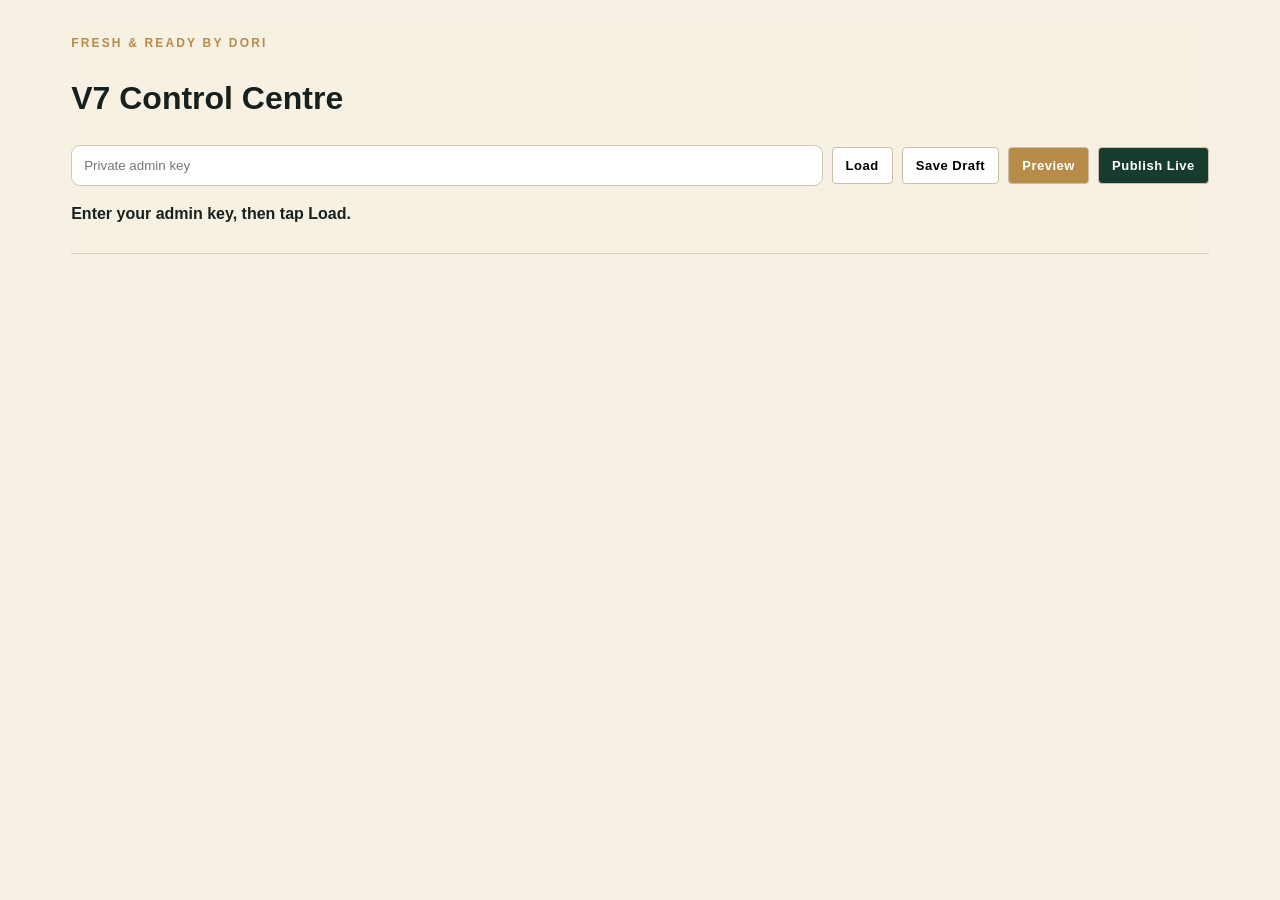
<file: admin.html>
<!doctype html><html lang="en"><head><meta charset="utf-8"><meta name="viewport" content="width=device-width,initial-scale=1"><title>Fresh & Ready V7 Control Centre</title><link rel="stylesheet" href="styles.css"><style>
:root{--green:#173b2d;--cream:#f7f1e5;--gold:#b78b48}.admin{max-width:1240px;margin:auto;padding:24px 4vw 80px}.top{position:sticky;top:0;z-index:30;background:rgba(247,241,229,.97);padding:10px 0;border-bottom:1px solid #d9cdbb}.toolbar,.tabs,.row{display:flex;gap:9px;flex-wrap:wrap;align-items:center}.tabs{margin:18px 0}.tabs button,.btn{border:1px solid #cbbda8;background:#fff;padding:10px 13px;border-radius:10px;font-weight:800}.tabs button.active,.btn.primary{background:var(--green);color:#fff}.btn.gold{background:var(--gold);color:#fff}.btn.danger{color:#8b2424}.panel{background:#fff;padding:20px;margin:14px 0;border:1px solid #ddd1bd;border-radius:16px}.grid{display:grid;grid-template-columns:repeat(2,minmax(0,1fr));gap:12px}.field label{display:block;font-weight:800;font-size:12px;margin-bottom:5px}.field input,.field textarea,.field select{width:100%;box-sizing:border-box;padding:11px;border:1px solid #cfc5b5;border-radius:8px;background:#fff}.field textarea{min-height:90px}.item{border:1px solid #e2d8c8;border-radius:12px;padding:14px;margin:10px 0;background:#fffdf9}.itemHead{display:flex;justify-content:space-between;gap:10px;align-items:center}.muted{opacity:.68}.status{font-weight:800}.galleryGrid{display:grid;grid-template-columns:repeat(auto-fill,minmax(145px,1fr));gap:12px}.thumb{border:1px solid #ddd1bd;border-radius:12px;padding:8px}.thumb img{width:100%;aspect-ratio:1;object-fit:cover;border-radius:8px}.switch{display:flex;gap:7px;align-items:center}.switch input{width:auto}.warn{background:#fff4d8;border:1px solid #ead19b;padding:12px;border-radius:10px}.heroPrev{width:100%;max-height:260px;object-fit:cover;border-radius:12px}.kpi{font-size:28px;font-weight:900}.kpis{display:grid;grid-template-columns:repeat(4,1fr);gap:10px}.kpis .panel{margin:0}.small{font-size:12px}@media(max-width:760px){.grid,.kpis{grid-template-columns:1fr}.toolbar .btn{flex:1}.admin{padding-inline:14px}}</style></head><body><main class="admin">
<div class="top"><p class="eyebrow">FRESH & READY BY DORI</p><h1>V7 Control Centre</h1><div class="toolbar"><input id="adminKey" type="password" placeholder="Private admin key" style="padding:12px;border:1px solid #cfc5b5;border-radius:9px;flex:1;min-width:170px"><button class="btn" id="load">Load</button><button class="btn" id="draft">Save Draft</button><button class="btn gold" id="preview">Preview</button><button class="btn primary" id="publish">Publish Live</button></div><p id="status" class="status">Enter your admin key, then tap Load.</p></div><div class="tabs" id="tabs"></div><div id="view"></div>
<script src="site-data.js"></script><script>
const $=s=>document.querySelector(s),esc=s=>String(s??'').replace(/[&<>\"]/g,c=>({'&':'&amp;','<':'&lt;','>':'&gt;','"':'&quot;'}[c])),id=()=>crypto.randomUUID?.()||Date.now().toString(36),clone=x=>JSON.parse(JSON.stringify(x));let d=clone(window.SITE_DATA),tab='Dashboard';const status=$('#status'),view=$('#view');
function migrate(x){x=x||{};x.version='8.0';x.theme??={};Object.assign(x.theme,{green:x.theme.green||'#064B3B',deep:x.theme.deep||'#033329',gold:x.theme.gold||'#C6A15B',silver:x.theme.silver||'#B8C0C2',cream:x.theme.cream||'#F5F2EA',ink:x.theme.ink||'#17201C',white:x.theme.white||'#FFFDF8',backgroundColor:x.theme.backgroundColor||x.theme.cream||'#F5F2EA',backgroundImage:x.theme.backgroundImage||'',backgroundImageKey:x.theme.backgroundImageKey||'',backgroundSize:x.theme.backgroundSize||'cover',backgroundPosition:x.theme.backgroundPosition||'center',backgroundAttachment:x.theme.backgroundAttachment||'scroll'});x.hero??={image:'',imageKey:'',alt:'Fresh & Ready by Dori',position:'center',overlay:'none'};x.design??={};Object.assign(x.design,{heroLayout:x.design.heroLayout||'split',heroHeight:x.design.heroHeight||'720',heroImageFit:x.design.heroImageFit||'cover',featuredLayout:x.design.featuredLayout||'landscape',featuredWidth:x.design.featuredWidth||'wide',featuredImageHeight:x.design.featuredImageHeight||'430',sectionWidth:x.design.sectionWidth||'wide',cardRadius:x.design.cardRadius??'8',buttonRadius:x.design.buttonRadius??'4',showMobileBar:x.design.showMobileBar??true});x.announcement??={enabled:true,text:x.text?.announcement||'COMING SOON TO BOSTON • MONDAY–SATURDAY • FROM 5AM',link:'',style:'gold'};x.optionGroups??=[];x.builders??=[];if(!x.builders.length&&x.buildYourOwn)x.builders=[{id:'meal',name:'Build Your Own Meal',price:x.buildYourOwn.price||'6.99',description:'',visible:true,steps:[]}];x.deals??=[];x.careers??={};x.careers.enabled??=true;x.careers.talentPool??=false;if(!Array.isArray(x.careers.jobs))x.careers.jobs=[];x.seo??={title:'Fresh & Ready by Dori | Boston',description:'',shareImage:'',instagram:'',facebook:'',tiktok:'',googleMaps:''};x.galleries??={};for(const [k,l] of Object.entries({staff:'Staff',products:'Products',ourStory:'Our Story',premises:'Premises',community:'Community',promotions:'Promotions'}))x.galleries[k]??={label:l,layout:'grid',images:[]};x.sections??=[];if(!x.sections.some(s=>s.id==='careers'))x.sections.splice(Math.max(0,x.sections.findIndex(s=>s.id==='delivery')),0,{id:'careers',label:'Careers',visible:true});x.text??={};Object.assign(x.text,{careersEyebrow:x.text.careersEyebrow||'CAREERS',careersTitle:x.text.careersTitle||'Build brighter days with us.',careersIntro:x.text.careersIntro||'Explore current opportunities at Fresh & Ready by Dori in Boston.'});for(const c of x.menu||[])for(const p of c.products||[]){p.ingredients??='';p.calories??='';p.allergens??=[];p.image??='';p.available??=p.visible!==false;p.featured??=false}return x}
const tabs=['Dashboard','Home','Menu','Builders','Deals','Media','Story & Team','Community','Careers','Design Studio','Sections','Business','Delivery & SEO'];function drawTabs(){$('#tabs').innerHTML=tabs.map(x=>`<button class="${x===tab?'active':''}" onclick="tab='${x}';drawTabs();render()">${x}</button>`).join('')}
function inp(label,val,oninput,area=false,type='text'){return `<div class="field"><label>${esc(label)}</label>${area?`<textarea oninput="${oninput}">${esc(val)}</textarea>`:`<input type="${type}" value="${esc(val)}" oninput="${oninput}">`}</div>`}
function dashboard(){let products=(d.menu||[]).flatMap(c=>c.products||[]),open=(d.careers?.jobs||[]).filter(j=>j.visible&&['open','closing-soon'].includes(String(j.status||'').toLowerCase())).length;view.innerHTML=`<div class="kpis"><div class="panel"><div class="kpi">${products.length}</div>Products</div><div class="panel"><div class="kpi">${products.filter(p=>p.available===false).length}</div>Sold out</div><div class="panel"><div class="kpi">${open}</div>Open vacancies</div><div class="panel"><div class="kpi">V8</div>Control Centre</div></div><div class="panel"><h2>Quick actions</h2><div class="row"><button class="btn primary" onclick="tab='Menu';drawTabs();render()">+ Product / Sold out</button><button class="btn" onclick="tab='Home';drawTabs();render()">Homepage & Hero</button><button class="btn gold" onclick="tab='Design Studio';drawTabs();render()">Change the look</button><button class="btn" onclick="tab='Careers';drawTabs();render()">Careers</button><button class="btn" onclick="tab='Business';drawTabs();render()">Hours & business</button></div></div><div class="panel"><h2>Operating principle</h2><p>Everything a customer normally sees or uses on the website is controlled here. GitHub is only for new technical features or maintenance.</p><button class="btn" onclick="loadApplications()">Load job applications</button><button class="btn" onclick="loadHistory()">Version history</button><div id="apps"></div><div id="history"></div></div>`}function home(){view.innerHTML=`<div class="panel"><h2>Homepage Hero</h2><p class="muted">Replace the three-circle placeholder with your own photo. You control the crop and layout below.</p><div class="grid">${inp('Eyebrow',d.text.heroEyebrow,`d.text.heroEyebrow=this.value`)}${inp('Title',d.text.heroTitle,`d.text.heroTitle=this.value`)}${inp('Lead',d.text.heroLead,`d.text.heroLead=this.value`,true)}${inp('Micro line',d.text.heroMicro,`d.text.heroMicro=this.value`)}${inp('Hero alt text',d.hero.alt,`d.hero.alt=this.value`)}<div class="field"><label>Image focal point</label><select onchange="d.hero.position=this.value"><option ${d.hero.position==='center'?'selected':''}>center</option><option ${d.hero.position==='left'?'selected':''}>left</option><option ${d.hero.position==='right'?'selected':''}>right</option><option ${d.hero.position==='top'?'selected':''}>top</option><option ${d.hero.position==='bottom'?'selected':''}>bottom</option></select></div></div><p><b>Hero image</b></p><input type="file" accept="image/*" onchange="uploadHero(this.files[0])">${d.hero.image?`<p><img class="heroPrev" src="${esc(d.hero.image)}"></p><button class="btn danger" onclick="d.hero.image='';d.hero.imageKey='';home()">Remove hero image</button>`:'<p class="warn">No hero photo selected — the old three-circle placeholder is currently shown.</p>'}</div><div class="panel"><h2>Announcement bar</h2><label class="switch"><input type="checkbox" ${d.announcement.enabled?'checked':''} onchange="d.announcement.enabled=this.checked"> Show announcement</label><div class="grid">${inp('Announcement text',d.announcement.text,`d.announcement.text=this.value`)}${inp('Optional link',d.announcement.link||'',`d.announcement.link=this.value`)}</div></div><div class="panel"><h2>Homepage text</h2><div class="grid">${Object.entries(d.text).filter(([k])=>!['heroEyebrow','heroTitle','heroLead','heroMicro'].includes(k)).map(([k,v])=>inp(k,v,`d.text['${k}']=this.value`,String(v).length>80)).join('')}</div></div>`}function menu(){view.innerHTML=`<div class="panel"><div class="itemHead"><div><h2>Freestyle Menu</h2><p class="muted">Categories and products are unlimited. Drinks are just another editable category.</p></div><button class="btn primary" onclick="addCat()">+ Category</button></div><div id="cats"></div></div>`;let root=$('#cats');d.menu.forEach((c,ci)=>{let e=document.createElement('div');e.className='item';e.innerHTML=`<div class="itemHead"><h3>${esc(c.name)}</h3><div class="row"><button class="btn" onclick="move(d.menu,${ci},-1,menu)">↑</button><button class="btn" onclick="move(d.menu,${ci},1,menu)">↓</button><button class="btn danger" onclick="delCat(${ci})">Delete</button></div></div><div class="grid">${inp('Category name',c.name,`d.menu[${ci}].name=this.value`)}${inp('Description',c.description||'',`d.menu[${ci}].description=this.value`)}<label class="switch"><input type="checkbox" ${c.visible!==false?'checked':''} onchange="d.menu[${ci}].visible=this.checked"> Visible</label></div>${(c.products||[]).map((p,pi)=>productEditor(p,ci,pi)).join('')}<button class="btn" onclick="addProduct(${ci})">+ Product</button>`;root.append(e)})}
function productEditor(p,ci,pi){return `<div class="item"><div class="itemHead"><b>${esc(p.name)}</b><div class="row"><button class="btn" onclick="move(d.menu[${ci}].products,${pi},-1,menu)">↑</button><button class="btn" onclick="move(d.menu[${ci}].products,${pi},1,menu)">↓</button><button class="btn" onclick="duplicateProduct(${ci},${pi})">Duplicate</button><button class="btn danger" onclick="delProduct(${ci},${pi})">Delete</button></div></div><div class="grid">${inp('Product name',p.name,`d.menu[${ci}].products[${pi}].name=this.value`)}${inp('Price £',p.price,`d.menu[${ci}].products[${pi}].price=this.value`)}${inp('Description',p.description||'',`d.menu[${ci}].products[${pi}].description=this.value`,true)}${inp('Ingredients',p.ingredients||'',`d.menu[${ci}].products[${pi}].ingredients=this.value`,true)}${inp('Calories',p.calories||'',`d.menu[${ci}].products[${pi}].calories=this.value`)}${inp('Allergens — comma separated',(p.allergens||[]).join(', '),`d.menu[${ci}].products[${pi}].allergens=this.value.split(',').map(x=>x.trim()).filter(Boolean)`)}<label class="switch"><input type="checkbox" ${p.visible!==false?'checked':''} onchange="d.menu[${ci}].products[${pi}].visible=this.checked"> Visible</label><label class="switch"><input type="checkbox" ${p.available!==false?'checked':''} onchange="d.menu[${ci}].products[${pi}].available=this.checked"> Available</label><label class="switch"><input type="checkbox" ${p.featured?'checked':''} onchange="d.menu[${ci}].products[${pi}].featured=this.checked"> Featured</label><div class="field"><label>Product photo</label><input type="file" accept="image/*" onchange="uploadProduct(${ci},${pi},this.files[0])">${p.image?`<img class="heroPrev" src="${esc(p.image)}">`:''}</div></div></div>`}
function builders(){view.innerHTML=`<div class="panel"><div class="itemHead"><div><h2>Builders</h2><p class="muted">Build Your Own Meal, Cereal Bowl and future custom products.</p></div><button class="btn primary" onclick="addBuilder()">+ Builder</button></div>${d.builders.map((b,bi)=>`<div class="item"><div class="itemHead"><h3>${esc(b.name)}</h3><button class="btn danger" onclick="d.builders.splice(${bi},1);builders()">Delete</button></div><div class="grid">${inp('Name',b.name,`d.builders[${bi}].name=this.value`)}${inp('Base price £',b.price,`d.builders[${bi}].price=this.value`)}${inp('Description',b.description||'',`d.builders[${bi}].description=this.value`,true)}<label class="switch"><input type="checkbox" ${b.visible!==false?'checked':''} onchange="d.builders[${bi}].visible=this.checked"> Visible</label></div><h4>Steps</h4>${(b.steps||[]).map((s,si)=>`<div class="item"><div class="itemHead"><b>${esc(s.name)}</b><button class="btn danger" onclick="d.builders[${bi}].steps.splice(${si},1);builders()">Delete step</button></div><div class="grid">${inp('Step name',s.name,`d.builders[${bi}].steps[${si}].name=this.value`)}${inp('Minimum choices',s.min??0,`d.builders[${bi}].steps[${si}].min=Number(this.value)`,false,'number')}${inp('Maximum choices',s.max??1,`d.builders[${bi}].steps[${si}].max=Number(this.value)`,false,'number')}</div>${(s.options||[]).map((o,oi)=>`<div class="row item">${inp('Option',o.name,`d.builders[${bi}].steps[${si}].options[${oi}].name=this.value`)}${inp('Extra £',o.price||'0.00',`d.builders[${bi}].steps[${si}].options[${oi}].price=this.value`)}<button class="btn danger" onclick="d.builders[${bi}].steps[${si}].options.splice(${oi},1);builders()">×</button></div>`).join('')}<button class="btn" onclick="d.builders[${bi}].steps[${si}].options.push({name:'New option',price:'0.00'});builders()">+ Option</button></div>`).join('')}<button class="btn" onclick="d.builders[${bi}].steps.push({id:id(),name:'New step',min:0,max:1,options:[]});builders()">+ Step</button></div>`).join('')}</div>`}
function deals(){view.innerHTML=`<div class="panel"><div class="itemHead"><h2>Deals & Promotions</h2><button class="btn primary" onclick="d.deals.push({id:id(),name:'New deal',description:'',price:'0.00',startDate:'',endDate:'',visible:true});deals()">+ Deal</button></div>${d.deals.map((x,i)=>`<div class="item"><div class="itemHead"><h3>${esc(x.name)}</h3><button class="btn danger" onclick="d.deals.splice(${i},1);deals()">Delete</button></div><div class="grid">${inp('Name',x.name,`d.deals[${i}].name=this.value`)}${inp('Price £',x.price,`d.deals[${i}].price=this.value`)}${inp('Description',x.description,`d.deals[${i}].description=this.value`,true)}${inp('Start date',x.startDate||'',`d.deals[${i}].startDate=this.value`,false,'date')}${inp('End date',x.endDate||'',`d.deals[${i}].endDate=this.value`,false,'date')}<label class="switch"><input type="checkbox" ${x.visible!==false?'checked':''} onchange="d.deals[${i}].visible=this.checked"> Active</label></div></div>`).join('')}</div>`}
function media(){view.innerHTML=`<div class="panel"><h2>Media Library</h2><p class="warn">Uploads go to the existing Cloudflare R2 binding <b>MEDIA_BUCKET</b>.</p><div id="gals"></div></div>`;let g=$('#gals');Object.entries(d.galleries).forEach(([k,gal])=>{let e=document.createElement('div');e.className='item';e.innerHTML=`<div class="itemHead"><h3>${esc(gal.label)}</h3><select onchange="d.galleries['${k}'].layout=this.value"><option ${gal.layout==='single'?'selected':''}>single</option><option ${gal.layout==='grid'?'selected':''}>grid</option><option ${gal.layout==='collage'?'selected':''}>collage</option><option ${gal.layout==='slideshow'?'selected':''}>slideshow</option></select></div><input type="file" accept="image/*" multiple onchange="uploadGallery('${k}',this.files)"><div class="galleryGrid">${(gal.images||[]).map((im,i)=>`<div class="thumb"><img src="${esc(im.url)}">${inp('Caption',im.caption||'',`d.galleries['${k}'].images[${i}].caption=this.value`)}<div class="row"><button class="btn" onclick="move(d.galleries['${k}'].images,${i},-1,media)">←</button><button class="btn" onclick="move(d.galleries['${k}'].images,${i},1,media)">→</button><button class="btn danger" onclick="d.galleries['${k}'].images.splice(${i},1);media()">Remove</button></div></div>`).join('')}</div>`;g.append(e)})}
function storyTeam(){view.innerHTML=`<div class="panel"><h2>Our Story</h2>${inp('Story title',d.text.storyTitle,`d.text.storyTitle=this.value`)}${inp('Story body',d.text.storyBody,`d.text.storyBody=this.value`,true)}<p class="muted">Use Media → Our Story for its images.</p></div><div class="panel"><div class="itemHead"><h2>Our Team</h2><button class="btn primary" onclick="d.team.push({id:id(),name:'New team member',role:'',description:'',visible:true});storyTeam()">+ Person</button></div>${d.team.map((t,i)=>`<div class="item"><div class="itemHead"><h3>${esc(t.name)}</h3><button class="btn danger" onclick="d.team.splice(${i},1);storyTeam()">Delete</button></div><div class="grid">${inp('Name',t.name,`d.team[${i}].name=this.value`)}${inp('Role',t.role,`d.team[${i}].role=this.value`)}${inp('Description',t.description,`d.team[${i}].description=this.value`,true)}<label class="switch"><input type="checkbox" ${t.visible!==false?'checked':''} onchange="d.team[${i}].visible=this.checked"> Visible</label></div></div>`).join('')}</div>`}
function community(){view.innerHTML=`<div class="panel"><h2>Community</h2>${d.community.map((x,i)=>`<div class="item grid">${inp('Title',x.title,`d.community[${i}].title=this.value`)}${inp('Text',x.text,`d.community[${i}].text=this.value`,true)}</div>`).join('')}<button class="btn" onclick="d.community.push({title:'New community item',text:''});community()">+ Item</button></div>`}
function careers(){view.innerHTML=`<div class="panel"><div class="itemHead"><div><h2>Careers</h2><p class="muted">Publish a role once, then share its website link on LinkedIn or elsewhere.</p></div><button class="btn primary" onclick="addJob()">+ Vacancy</button></div><label class="switch"><input type="checkbox" ${d.careers.enabled!==false?'checked':''} onchange="d.careers.enabled=this.checked"> Show Careers section on website</label><p class="small muted">A vacancy appears publicly when Status = open or closing-soon AND Published on website is ON.</p>${d.careers.jobs.map((j,i)=>`<div class="item"><div class="itemHead"><h3>${esc(j.title)}</h3><button class="btn danger" onclick="d.careers.jobs.splice(${i},1);careers()">Delete</button></div><div class="grid">${inp('Job title',j.title,`d.careers.jobs[${i}].title=this.value`)}${inp('Department',j.department||'',`d.careers.jobs[${i}].department=this.value`)}${inp('Location',j.location||'',`d.careers.jobs[${i}].location=this.value`)}${inp('Employment type',j.employmentType||'',`d.careers.jobs[${i}].employmentType=this.value`)}${inp('Hours',j.hours||'',`d.careers.jobs[${i}].hours=this.value`)}${inp('Pay',j.pay||'',`d.careers.jobs[${i}].pay=this.value`)}${inp('Summary',j.summary||'',`d.careers.jobs[${i}].summary=this.value`,true)}${inp('Responsibilities',j.responsibilities||'',`d.careers.jobs[${i}].responsibilities=this.value`,true)}${inp('Requirements',j.requirements||'',`d.careers.jobs[${i}].requirements=this.value`,true)}${inp('What we offer',j.offer||'',`d.careers.jobs[${i}].offer=this.value`,true)}${inp('Start date',j.startDate||'',`d.careers.jobs[${i}].startDate=this.value`,false,'date')}${inp('Closing date',j.closingDate||'',`d.careers.jobs[${i}].closingDate=this.value`,false,'date')}<div class="field"><label>Status</label><select onchange="d.careers.jobs[${i}].status=this.value"><option value="draft" ${j.status==='draft'?'selected':''}>draft</option><option value="open" ${j.status==='open'?'selected':''}>open</option><option value="closing-soon" ${j.status==='closing-soon'?'selected':''}>closing-soon</option><option value="closed" ${j.status==='closed'?'selected':''}>closed</option></select></div><label class="switch"><input type="checkbox" ${j.visible?'checked':''} onchange="d.careers.jobs[${i}].visible=this.checked"> Published on website</label><label class="switch"><input type="checkbox" ${j.featured?'checked':''} onchange="d.careers.jobs[${i}].featured=this.checked"> Featured vacancy</label></div><p><b>Share URL after publishing:</b> https://freshandreadybydori.co.uk/careers.html?job=${encodeURIComponent(j.id)}</p></div>`).join('')}</div>`}
function appearance(){let x=d.theme,z=d.design;let c=(label,key)=>`<div class="field"><label>${label}</label><div class="row"><input type="color" class="themeSwatch" value="${esc(x[key])}" oninput="d.theme.${key}=this.value;this.nextElementSibling.value=this.value"><input value="${esc(x[key])}" oninput="d.theme.${key}=this.value;this.previousElementSibling.value=this.value"></div></div>`;view.innerHTML=`<div class="panel"><h2>V8 Design Studio</h2><p class="muted">Control colour, background, hero proportions and the width of visual sections without touching code.</p><div class="grid">${c('Emerald green','green')}${c('Deep emerald','deep')}${c('Warm gold','gold')}${c('Silver accent','silver')}${c('Cream','cream')}${c('Text / ink','ink')}${c('Website background','backgroundColor')}</div></div><div class="panel"><h2>Hero layout</h2><div class="grid"><div class="field"><label>Layout</label><select onchange="d.design.heroLayout=this.value"><option value="split" ${z.heroLayout==='split'?'selected':''}>Split — text + image</option><option value="image-wide" ${z.heroLayout==='image-wide'?'selected':''}>Wide landscape image</option><option value="image-full" ${z.heroLayout==='image-full'?'selected':''}>Full-width image</option></select></div>${inp('Hero height (px)',z.heroHeight,`d.design.heroHeight=this.value`)}<div class="field"><label>Image fit</label><select onchange="d.design.heroImageFit=this.value"><option value="cover" ${z.heroImageFit==='cover'?'selected':''}>Cover</option><option value="contain" ${z.heroImageFit==='contain'?'selected':''}>Contain</option></select></div></div></div><div class="panel"><h2>Featured / product photography</h2><p class="muted">This controls the “Big food. Bold choice. Made your way.” area.</p><div class="grid"><div class="field"><label>Photo layout</label><select onchange="d.design.featuredLayout=this.value"><option value="landscape" ${z.featuredLayout==='landscape'?'selected':''}>Landscape wide</option><option value="grid" ${z.featuredLayout==='grid'?'selected':''}>Grid</option><option value="collage" ${z.featuredLayout==='collage'?'selected':''}>Collage</option><option value="slideshow" ${z.featuredLayout==='slideshow'?'selected':''}>Slideshow</option></select></div><div class="field"><label>Section width</label><select onchange="d.design.featuredWidth=this.value"><option value="wide" ${z.featuredWidth==='wide'?'selected':''}>Wide</option><option value="full" ${z.featuredWidth==='full'?'selected':''}>Full width</option><option value="boxed" ${z.featuredWidth==='boxed'?'selected':''}>Boxed</option></select></div>${inp('Landscape image height (px)',z.featuredImageHeight,`d.design.featuredImageHeight=this.value`)}</div></div><div class="panel"><h2>Website background</h2><input type="file" accept="image/*" onchange="uploadBackground(this.files[0])">${x.backgroundImage?`<p><img class="heroPrev" src="${esc(x.backgroundImage)}"></p><button class="btn danger" onclick="d.theme.backgroundImage='';d.theme.backgroundImageKey='';appearance()">Remove background image</button>`:'<p class="muted">Solid background colour is active.</p>'}<div class="grid"><div class="field"><label>Image size</label><select onchange="d.theme.backgroundSize=this.value"><option value="cover" ${x.backgroundSize==='cover'?'selected':''}>Cover</option><option value="contain" ${x.backgroundSize==='contain'?'selected':''}>Contain</option><option value="auto" ${x.backgroundSize==='auto'?'selected':''}>Original</option></select></div><div class="field"><label>Position</label><select onchange="d.theme.backgroundPosition=this.value"><option ${x.backgroundPosition==='center'?'selected':''}>center</option><option ${x.backgroundPosition==='top'?'selected':''}>top</option><option ${x.backgroundPosition==='bottom'?'selected':''}>bottom</option></select></div></div></div><div class="panel"><h2>Shape & mobile</h2><div class="grid">${inp('Card corner radius (px)',z.cardRadius,`d.design.cardRadius=this.value`)}${inp('Button corner radius (px)',z.buttonRadius,`d.design.buttonRadius=this.value`)}<label class="switch"><input type="checkbox" ${z.showMobileBar?'checked':''} onchange="d.design.showMobileBar=this.checked"> Show mobile MENU / BUILD / ORDER bar</label></div><br><button class="btn" onclick="Object.assign(d.theme,{green:'#064B3B',deep:'#033329',gold:'#C6A15B',silver:'#B8C0C2',cream:'#F5F2EA',ink:'#17201C',white:'#FFFDF8',backgroundColor:'#F5F2EA'});Object.assign(d.design,{heroLayout:'split',heroHeight:'720',heroImageFit:'cover',featuredLayout:'landscape',featuredWidth:'wide',featuredImageHeight:'430',cardRadius:'8',buttonRadius:'4',showMobileBar:true});appearance()">Reset Emerald Signature layout</button></div>`}function sections(){view.innerHTML=`<div class="panel"><h2>Sections</h2>${d.sections.map((s,i)=>`<div class="item itemHead"><label class="switch"><input type="checkbox" ${s.visible?'checked':''} onchange="d.sections[${i}].visible=this.checked"> <b>${esc(s.label)}</b></label><div><button class="btn" onclick="move(d.sections,${i},-1,sections)">↑</button><button class="btn" onclick="move(d.sections,${i},1,sections)">↓</button></div></div>`).join('')}</div>`}
function business(){view.innerHTML=`<div class="panel"><h2>Business details</h2><div class="grid">${inp('Address line 1',d.business.address1,`d.business.address1=this.value`)}${inp('Address line 2',d.business.address2,`d.business.address2=this.value`)}${inp('Email',d.business.email,`d.business.email=this.value`)}${inp('Phone',d.business.phone||'',`d.business.phone=this.value`)}</div><h3>Opening hours</h3><div class="grid">${Object.entries(d.business.hours).map(([k,v])=>inp(k,v,`d.business.hours['${k}']=this.value`)).join('')}</div></div>`}
function deliverySeo(){let x=d.delivery,s=d.seo;view.innerHTML=`<div class="panel"><h2>Delivery</h2><div class="grid">${inp('Uber Eats label',x.uberLabel,`d.delivery.uberLabel=this.value`)}${inp('Uber Eats URL',x.uberUrl,`d.delivery.uberUrl=this.value`)}<label class="switch"><input type="checkbox" ${x.uberEnabled?'checked':''} onchange="d.delivery.uberEnabled=this.checked"> Uber Eats live</label>${inp('Just Eat label',x.justEatLabel,`d.delivery.justEatLabel=this.value`)}${inp('Just Eat URL',x.justEatUrl,`d.delivery.justEatUrl=this.value`)}<label class="switch"><input type="checkbox" ${x.justEatEnabled?'checked':''} onchange="d.delivery.justEatEnabled=this.checked"> Just Eat live</label></div></div><div class="panel"><h2>SEO & Social</h2><div class="grid">${inp('Site title',s.title,`d.seo.title=this.value`)}${inp('Meta description',s.description,`d.seo.description=this.value`,true)}${inp('Social share image URL',s.shareImage,`d.seo.shareImage=this.value`)}${inp('Instagram URL',s.instagram,`d.seo.instagram=this.value`)}${inp('Facebook URL',s.facebook,`d.seo.facebook=this.value`)}${inp('TikTok URL',s.tiktok,`d.seo.tiktok=this.value`)}${inp('Google Maps URL',s.googleMaps,`d.seo.googleMaps=this.value`)}</div></div>`}
function render(){({Dashboard:dashboard,Home:home,Menu:menu,Builders:builders,Deals:deals,Media:media,'Story & Team':storyTeam,Community:community,Careers:careers,'Design Studio':appearance,Sections:sections,Business:business,'Delivery & SEO':deliverySeo}[tab]||dashboard)()}
window.move=(a,i,n,fn)=>{let j=i+n;if(j<0||j>=a.length)return;[a[i],a[j]]=[a[j],a[i]];fn()};window.addCat=()=>{d.menu.push({id:id(),name:'New category',description:'',visible:true,products:[]});menu()};window.delCat=i=>{if(confirm('Delete category?')){d.menu.splice(i,1);menu()}};window.addProduct=i=>{d.menu[i].products.push({id:id(),name:'New product',description:'',price:'0.00',ingredients:'',calories:'',allergens:[],image:'',available:true,featured:false,visible:true});menu()};window.delProduct=(i,j)=>{if(confirm('Delete product?')){d.menu[i].products.splice(j,1);menu()}};window.duplicateProduct=(i,j)=>{let p=clone(d.menu[i].products[j]);p.id=id();p.name+=' Copy';d.menu[i].products.splice(j+1,0,p);menu()};window.addBuilder=()=>{d.builders.push({id:id(),name:'New Builder',price:'0.00',description:'',visible:true,steps:[]});builders()};window.addJob=()=>{d.careers.jobs.push({id:id(),title:'New Vacancy',department:'',location:'Boston, Lincolnshire',employmentType:'',hours:'',pay:'',summary:'',responsibilities:'',requirements:'',offer:'',startDate:'',closingDate:'',status:'draft',featured:false,visible:false});careers()};
async function upload(file){let key=$('#adminKey').value;if(!file||!key)throw Error('Choose an image and enter the admin key first.');let fd=new FormData();fd.append('file',file);let r=await fetch('/api/images/upload',{method:'POST',headers:{'x-admin-key':key},body:fd}),o=await r.json();if(!r.ok)throw Error(o.error||'Upload failed');return o}window.uploadBackground=async f=>{try{status.textContent='Uploading background…';let o=await upload(f);d.theme.backgroundImage=o.url;d.theme.backgroundImageKey=o.key;status.textContent='Background uploaded. Save Draft or Publish Live.';appearance()}catch(e){status.textContent=e.message}};window.uploadHero=async f=>{try{status.textContent='Uploading hero…';let o=await upload(f);d.hero.image=o.url;d.hero.imageKey=o.key;status.textContent='Hero uploaded. Save Draft or Publish Live.';home()}catch(e){status.textContent=e.message}};window.uploadProduct=async(i,j,f)=>{try{status.textContent='Uploading product photo…';let o=await upload(f);d.menu[i].products[j].image=o.url;status.textContent='Product photo uploaded.';menu()}catch(e){status.textContent=e.message}};window.uploadGallery=async(k,files)=>{try{for(const f of files){let o=await upload(f);d.galleries[k].images.push({id:id(),url:o.url,key:o.key,caption:''})}status.textContent='Photos uploaded.';media()}catch(e){status.textContent=e.message}};
async function api(action){let key=$('#adminKey').value;if(!key)return status.textContent='Enter your admin key first.';d=migrate(d);const pubJobs=(d.careers?.jobs||[]).filter(j=>j&&j.visible===true&&['open','closing-soon'].includes(String(j.status||'').toLowerCase()));status.textContent=action==='draft'?'Saving draft…':'Publishing…';let r=await fetch('/api/site-data',{method:'POST',headers:{'content-type':'application/json','x-admin-key':key},body:JSON.stringify({action,data:d})}),o=await r.json();if(!r.ok){status.textContent='Error: '+(o.error||r.status);return}const serverCount=Number.isFinite(o.publicVacancies)?o.publicVacancies:pubJobs.length;status.textContent=action==='draft'?`✓ Draft saved. ${pubJobs.length} public vacancy${pubJobs.length===1?'':'ies'} ready.`:`✓ Published live successfully. ${serverCount} public vacancy${serverCount===1?'':'ies'} stored by server.`}
window.loadHistory=async()=>{let key=$('#adminKey').value,r=await fetch('/api/site-data?mode=history',{headers:{'x-admin-key':key},cache:'no-store'}),o=await r.json(),e=$('#history');if(!e)return;e.innerHTML=r.ok?(o.length?'<h3>Recent published versions</h3>'+o.slice(0,10).map((h,i)=>`<div class="item itemHead"><span>${esc(h.savedAt||'Saved version')}</span><button class="btn" onclick="restoreVersion(${i})">Restore to Draft</button></div>`).join(''):'<p>No previous published versions yet.</p>'):`<p class="warn">${esc(o.error||'Unable to load history')}</p>`;window.__hist=o};window.restoreVersion=async i=>{let key=$('#adminKey').value,h=window.__hist?.[i];if(!h?.data)return;let r=await fetch('/api/site-data',{method:'POST',headers:{'content-type':'application/json','x-admin-key':key},body:JSON.stringify({action:'restore',restoreData:h.data})});if(r.ok){d=migrate(clone(h.data));status.textContent='✓ Previous version restored to Draft. Preview it before publishing.';render()}else status.textContent='Restore failed.'};
window.loadApplications=async()=>{let key=$('#adminKey').value,r=await fetch('/api/careers/applications',{headers:{'x-admin-key':key}}),o=await r.json(),e=$('#apps');e.innerHTML=r.ok?(o.length?o.map(a=>`<div class="item"><b>${esc(a.name)}</b> — ${esc(a.jobId)}<br><span class="small">${esc(a.email)} • ${esc(a.createdAt)}</span><p>${esc(a.message||'')}</p></div>`).join(''):'<p>No applications yet.</p>'):`<p class="warn">${esc(o.error||'Unable to load applications')}</p>`};
$('#load').onclick=async()=>{let key=$('#adminKey').value;if(!key)return status.textContent='Enter your admin key first.';status.textContent='Loading…';let r=await fetch('/api/site-data?mode=draft',{headers:{'x-admin-key':key},cache:'no-store'});if(!r.ok)r=await fetch('/api/site-data',{cache:'no-store'});if(r.ok){d=migrate(await r.json());status.textContent='✓ V7 content loaded.';render()}else status.textContent='No saved content yet — using V7 defaults.'};$('#draft').onclick=()=>api('draft');$('#publish').onclick=()=>api('publish');$('#preview').onclick=()=>{d=migrate(d);localStorage.setItem('fr_preview',JSON.stringify(d));window.open('/?preview=1','_blank')};drawTabs();render();
</script></main></body></html>
</file>
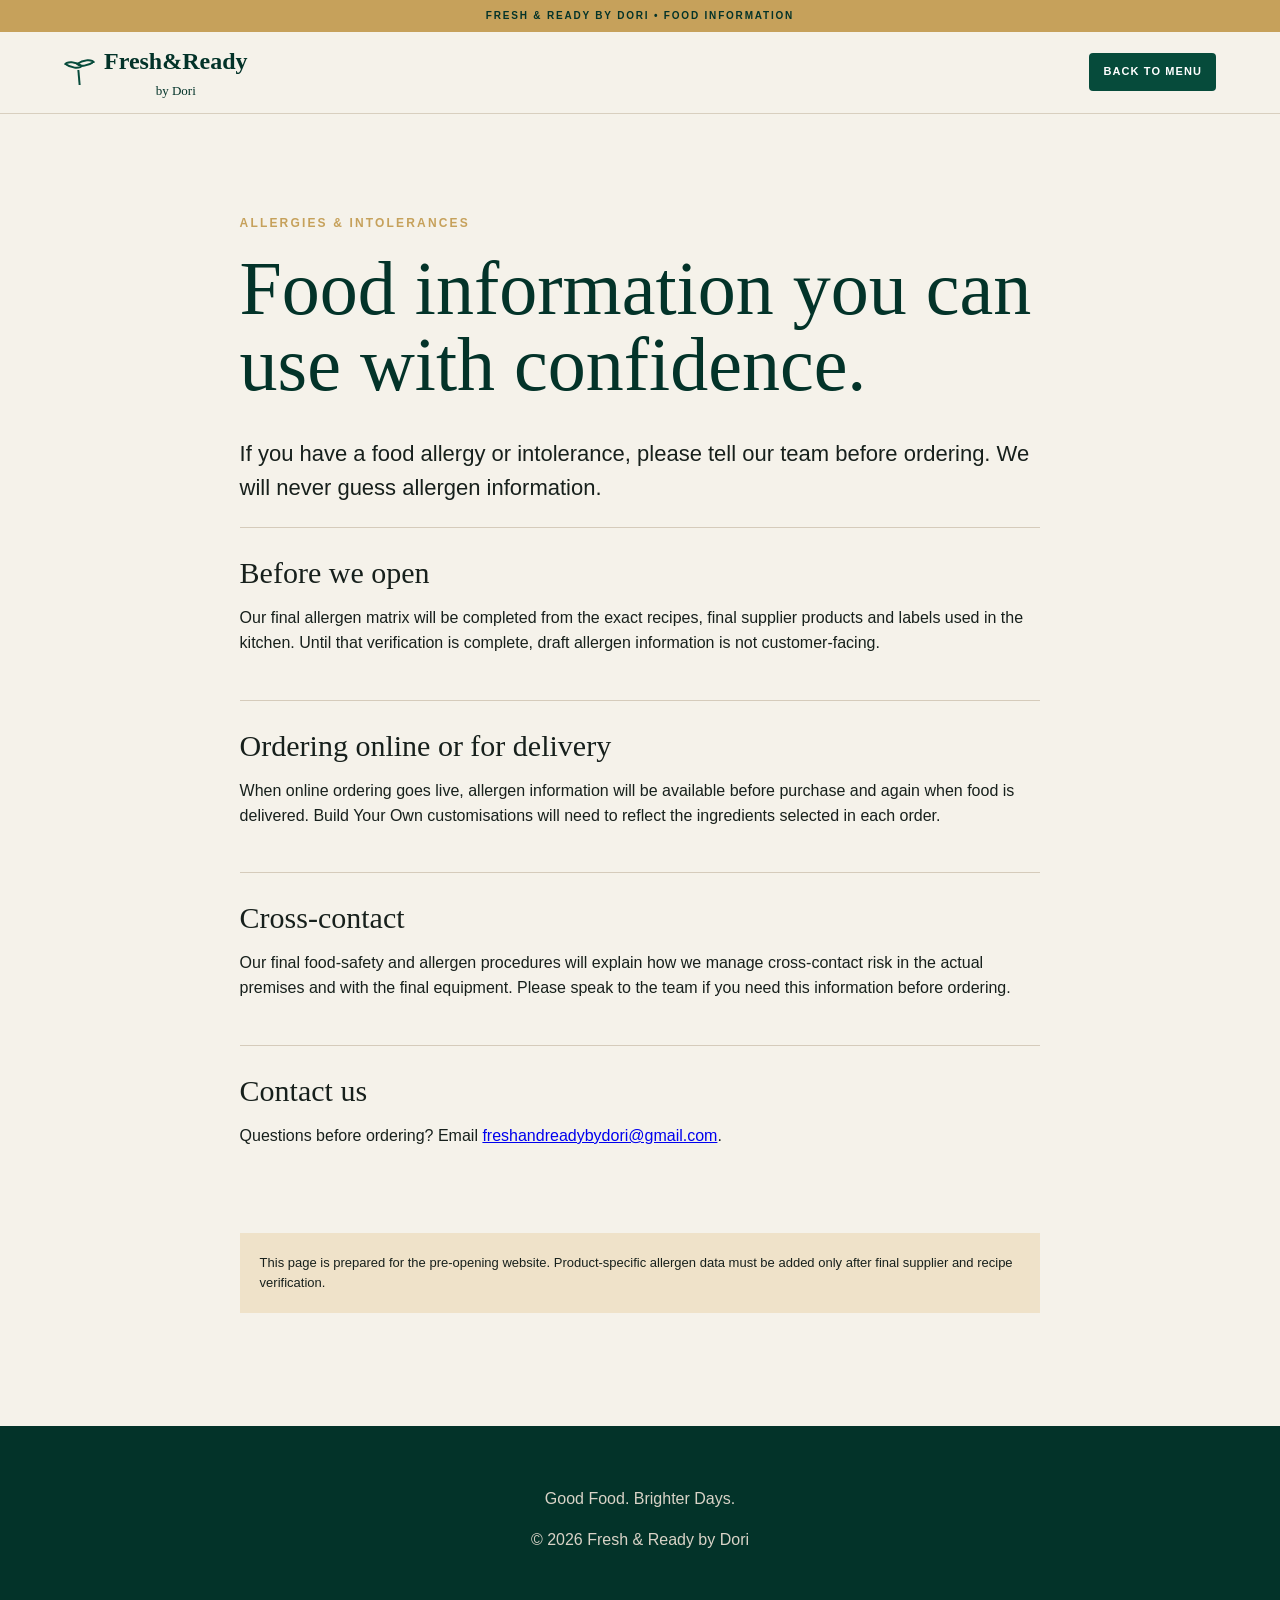
<file: allergens.html>
<!doctype html><html lang="en"><head><meta charset="utf-8"><meta name="viewport" content="width=device-width,initial-scale=1">
<title>Allergens & Food Information | Fresh & Ready by Dori</title><meta name="description" content="Allergen and food information for Fresh & Ready by Dori.">
<link rel="stylesheet" href="styles.css"><link rel="icon" href="favicon.svg" type="image/svg+xml"></head><body>
<div class="announcement">FRESH & READY BY DORI • FOOD INFORMATION</div>
<header class="nav simple"><a class="brand" href="index.html"><span class="logoMark"><i></i><i></i></span><span>Fresh&Ready<small>by Dori</small></span></a><a class="navOrder" href="index.html#menu">BACK TO MENU</a></header>
<main class="legalPage"><p class="eyebrow">ALLERGIES & INTOLERANCES</p><h1>Food information you can use with confidence.</h1>
<p class="large">If you have a food allergy or intolerance, please tell our team before ordering. We will never guess allergen information.</p>
<section><h2>Before we open</h2><p>Our final allergen matrix will be completed from the exact recipes, final supplier products and labels used in the kitchen. Until that verification is complete, draft allergen information is not customer-facing.</p></section>
<section><h2>Ordering online or for delivery</h2><p>When online ordering goes live, allergen information will be available before purchase and again when food is delivered. Build Your Own customisations will need to reflect the ingredients selected in each order.</p></section>
<section><h2>Cross-contact</h2><p>Our final food-safety and allergen procedures will explain how we manage cross-contact risk in the actual premises and with the final equipment. Please speak to the team if you need this information before ordering.</p></section>
<section><h2>Contact us</h2><p>Questions before ordering? Email <a href="mailto:freshandreadybydori@gmail.com">freshandreadybydori@gmail.com</a>.</p></section>
<p class="legalNote">This page is prepared for the pre-opening website. Product-specific allergen data must be added only after final supplier and recipe verification.</p>
</main><footer><p>Good Food. Brighter Days.</p><p>© <span id="year"></span> Fresh & Ready by Dori</p></footer><script>document.getElementById("year").textContent=new Date().getFullYear()</script></body></html>
</file>
<file: styles.css>
:root{--green:#064b3b;--deep:#033329;--cream:#f5f2ea;--gold:#c6a15b;--silver:#b8c0c2;--ink:#17201c;--sage:#879c76;--white:#fffdf8}*{box-sizing:border-box}html{scroll-behavior:smooth}body{margin:0;background:var(--cream);color:var(--ink);font-family:Arial,Helvetica,sans-serif;line-height:1.55}.nav{height:82px;position:sticky;top:0;z-index:20;display:flex;align-items:center;gap:28px;padding:0 5vw;background:rgba(246,240,228,.96);border-bottom:1px solid #d8cfbf}.brand{display:flex;align-items:center;gap:10px;color:var(--deep);text-decoration:none;font-family:Georgia,serif;font-size:24px;font-weight:700;white-space:nowrap}.brand small{display:block;font-family:cursive;font-size:13px;font-weight:400;text-align:center}.leaf{font-size:27px;color:var(--green)}nav{margin-left:auto;display:flex;gap:22px}nav a{color:var(--ink);text-decoration:none;font-size:13px;font-weight:700;text-transform:uppercase;letter-spacing:.06em}nav a:hover{color:var(--gold)}#lang{border:1px solid #c8bdab;background:transparent;padding:8px;border-radius:20px}.menuBtn{display:none}.hero{min-height:720px;display:grid;grid-template-columns:46% 54%;background:var(--deep);color:var(--white)}.heroCopy{padding:110px 7vw;display:flex;flex-direction:column;justify-content:center}.eyebrow{font-size:12px;font-weight:800;letter-spacing:.18em;color:var(--gold);margin:0 0 18px}.hero h1,.section h2{font-family:Georgia,serif;font-weight:400}.hero h1{font-size:clamp(52px,6vw,88px);line-height:.95;margin:0 0 28px}.hero h1 em{color:var(--gold);font-weight:400}.lead{font-size:20px;max-width:560px;color:#e8e2d7}.actions{display:flex;gap:12px;margin:24px 0}.btn{display:inline-block;padding:14px 20px;border-radius:2px;text-decoration:none;font-weight:800;font-size:13px;letter-spacing:.04em}.gold{background:var(--gold);color:var(--deep)}.ghost{border:1px solid #cabda9;color:var(--white)}.micro{margin-top:40px;font-size:11px;letter-spacing:.2em}.heroVisual{margin:32px 32px 32px 0;border-radius:2px;min-height:500px}.placeholder{background:linear-gradient(145deg,#d6b98a,#758c69 48%,#243b30);display:flex;align-items:center;justify-content:center;text-align:center;color:white;font-weight:800;letter-spacing:.14em;font-size:12px;position:relative;overflow:hidden}.placeholder:after{content:"";position:absolute;width:70%;height:36%;bottom:8%;background:rgba(255,245,220,.15);border:1px solid rgba(255,255,255,.25);box-shadow:0 0 60px rgba(255,198,100,.18)}.quick{display:grid;grid-template-columns:repeat(3,1fr);padding:28px 7vw;background:var(--gold);color:var(--deep);gap:30px}.quick div{display:flex;gap:12px;align-items:center}.quick b{font-size:14px}.quick span{font-size:13px}.section{padding:90px 7vw}.section>h2,.split h2,.community h2,.delivery h2{font-size:clamp(38px,4.5vw,64px);line-height:1.05;margin:0 0 22px}.intro{max-width:720px;font-size:18px;margin-bottom:42px}.cards{display:grid;grid-template-columns:repeat(3,1fr);gap:18px}.cards article,.communityGrid article{background:var(--white);padding:28px;border-top:4px solid var(--gold)}.cards h3{font-family:Georgia,serif;font-size:27px;margin:0}.cards ul{padding:0;list-style:none}.cards li{display:flex;justify-content:space-between;gap:20px;padding:10px 0;border-bottom:1px solid #e5ddd0}.muted,.note{color:#6f756f}.note{font-size:12px}.dark{background:var(--deep);color:var(--white)}.steps{display:grid;grid-template-columns:repeat(4,1fr);gap:16px;margin-top:44px}.steps div{padding:28px;border:1px solid #486052;min-height:220px}.steps span{color:var(--gold);font-family:Georgia,serif;font-size:36px}.steps h3{font-size:20px}.steps p{color:#d9d9cf}.split{display:grid;grid-template-columns:1fr 1fr;gap:8vw}.storyText{font-size:19px}.community{background:#dfe5d6}.communityGrid{display:grid;grid-template-columns:repeat(3,1fr);gap:18px}.communityGrid b{color:var(--green);font-size:13px;letter-spacing:.08em}.teamGrid{display:grid;grid-template-columns:repeat(2,minmax(0,420px));gap:24px}.person{background:var(--white);padding:16px}.portrait{height:360px;background:linear-gradient(145deg,#d8c5a5,#809275);display:flex;align-items:center;justify-content:center;color:white;font-size:12px;letter-spacing:.12em;text-align:center}.person h3{font-family:Georgia,serif;font-size:25px;margin-bottom:4px}.delivery{background:var(--green);color:white;display:grid;grid-template-columns:1.2fr .8fr;gap:50px;align-items:center}.deliveryBtns{display:grid;gap:12px}.deliveryBtns button{padding:18px;border:1px solid #d8c9af;background:transparent;color:#d8c9af;font-weight:800}.allergen{background:#f0e3ca;padding-top:50px;padding-bottom:50px}.allergen h2{font-size:30px}.allergen p{max-width:900px}.visit{display:grid;grid-template-columns:1fr 1fr;gap:60px}.visit h2{font-size:48px}.email{color:var(--green);font-weight:700;word-break:break-word}footer{background:var(--deep);color:#d9d3c7;padding:45px 7vw;text-align:center}.footerBrand{justify-content:center;color:white;margin-bottom:12px}@media(max-width:900px){.nav{height:70px}.menuBtn{display:block;margin-left:auto;border:0;background:none;font-size:25px}.nav nav{display:none;position:absolute;top:70px;left:0;right:0;background:var(--cream);padding:24px;flex-direction:column}.nav nav.open{display:flex}.hero{grid-template-columns:1fr}.heroCopy{padding:75px 7vw 40px}.heroVisual{margin:0 7vw 55px;min-height:400px}.quick,.cards,.steps,.communityGrid{grid-template-columns:1fr}.split,.delivery,.visit{grid-template-columns:1fr}.teamGrid{grid-template-columns:1fr}.steps div{min-height:0}.section{padding:65px 7vw}}
.announcement{background:var(--gold);color:var(--deep);text-align:center;padding:8px 16px;font-size:10px;font-weight:900;letter-spacing:.18em}
.nav{top:31px}
.foodScene{position:relative;background:
radial-gradient(circle at 65% 20%,rgba(255,213,140,.48),transparent 22%),
linear-gradient(145deg,#9bad7d 0 28%,#d39b59 28% 57%,#24382e 57%);overflow:hidden}
.foodScene:before{content:"";position:absolute;inset:0;background:linear-gradient(90deg,rgba(12,36,28,.15),transparent 40%)}
.sceneBadge{position:absolute;top:8%;right:7%;background:rgba(246,240,228,.92);color:var(--deep);padding:18px 20px;text-align:center;font-family:Georgia,serif;font-size:20px;box-shadow:0 10px 35px rgba(0,0,0,.15)}
.sceneBadge small{font-family:Arial,sans-serif;font-size:8px;letter-spacing:.12em}
.plate{position:absolute;border-radius:50%;display:flex;align-items:center;justify-content:center;text-align:center;color:#fff;font-size:10px;font-weight:900;letter-spacing:.12em;border:10px solid rgba(255,253,248,.92);box-shadow:0 25px 55px rgba(0,0,0,.32)}
.plate1{width:210px;height:210px;left:8%;bottom:8%;background:radial-gradient(circle,#d7a45e 0 28%,#8d4c2f 29% 45%,#c78b51 46% 62%,#3e2b20 63%)}
.plate2{width:280px;height:280px;left:35%;bottom:18%;background:radial-gradient(circle,#e9c879 0 18%,#7b3f25 19% 33%,#e0a84f 34% 44%,#6d8a45 45% 54%,#bd7439 55% 64%,#3a261c 65%)}
.plate3{width:175px;height:175px;right:6%;bottom:7%;background:radial-gradient(circle,#d7bd75 0 30%,#7e9a5b 31% 43%,#b84934 44% 52%,#e4c76f 53% 61%,#463426 62%)}
.featured{padding:90px 7vw;background:#f1e4ce}.featuredHead{display:flex;justify-content:space-between;gap:40px;align-items:end;margin-bottom:35px}.featured h2{font:400 clamp(38px,4.5vw,64px)/1.03 Georgia,serif;margin:0}.featured h2 em{color:var(--green);font-weight:400}.featureRail{display:grid;grid-template-columns:repeat(3,1fr);gap:18px}.foodCard{background:var(--white);padding:14px 14px 24px}.foodCard h3{font:400 25px Georgia,serif;margin:18px 8px 5px}.foodCard p{margin:0 8px 18px;color:#687068;min-height:48px}.foodCard>b{margin:0 8px;font-size:20px;color:var(--green)}.foodMock{height:300px;display:flex;align-items:center;justify-content:center;color:white;font-size:12px;font-weight:900;letter-spacing:.15em;position:relative;overflow:hidden}.foodMock:after{content:"PHOTO COMING SOON";position:absolute;bottom:12px;right:12px;font-size:8px;background:rgba(0,0,0,.45);padding:5px 7px}.donut .foodMock{background:radial-gradient(circle at center,#f0d3a0 0 12%,#7a412d 13% 19%,#d49b5b 20% 35%,#b46d43 36% 48%,#71845e 49%)}.beast .foodMock{background:linear-gradient(#d3a85d 0 15%,#6b3828 15% 28%,#d89a3f 28% 39%,#f0d26f 39% 48%,#5f7b48 48% 58%,#b8603f 58% 70%,#d0a45d 70%)}.cookie .foodMock{background:radial-gradient(circle at 30% 35%,#553522 0 3%,transparent 4%),radial-gradient(circle at 60% 55%,#553522 0 4%,transparent 5%),radial-gradient(circle,#c28a52 0 47%,#758b65 48%)}
.manifesto{padding:75px 7vw;background:var(--gold);color:var(--deep);text-align:center}.manifesto p{font:400 clamp(42px,6vw,78px)/1.02 Georgia,serif;margin:0}.manifesto em{font-family:cursive;font-weight:400}
.mapPlaceholder{height:230px;margin:28px 0;background:linear-gradient(135deg,#d9d0be,#b8c3a6);display:flex;align-items:center;justify-content:center;text-align:center;color:var(--green);font-weight:900;letter-spacing:.12em}.mapPlaceholder small{font-size:9px}
@media(max-width:900px){.nav{top:31px}.featuredHead{display:block}.featureRail{grid-template-columns:1fr}.foodMock{height:240px}.plate1{width:150px;height:150px}.plate2{width:205px;height:205px;left:30%}.plate3{width:125px;height:125px}.sceneBadge{font-size:15px}.foodScene{min-height:430px}}

.logoMark{width:30px;height:28px;position:relative;display:inline-block}.logoMark i{position:absolute;width:17px;height:10px;border:2px solid var(--green);border-radius:100% 0 100% 0;transform:rotate(35deg);top:2px;left:1px}.logoMark i+ i{transform:scaleX(-1) rotate(35deg);left:13px;top:0}.logoMark:after{content:"";position:absolute;width:2px;height:15px;background:var(--green);left:14px;top:12px;transform:rotate(-5deg)}
.navOrder{background:var(--green);color:white;text-decoration:none;padding:10px 14px;font-size:11px;font-weight:900;letter-spacing:.1em}.textLink{color:var(--green);font-weight:800}.mapPlaceholder{text-decoration:none}.legalPage{max-width:980px;margin:auto;padding:100px 7vw}.legalPage h1{font:400 clamp(46px,6vw,76px)/1 Georgia,serif;color:var(--deep);margin:0 0 35px}.legalPage .large{font-size:22px}.legalPage section{padding:28px 0;border-top:1px solid #d5cbbb}.legalPage section h2{font:400 30px Georgia,serif;margin:0 0 10px}.legalNote{margin-top:40px;padding:20px;background:#efe2c9;font-size:13px}.simple{justify-content:space-between}.simple .navOrder{margin-left:auto}
@media(max-width:900px){.navOrder{display:none}.simple .navOrder{display:block}}
/* V6 CMS galleries */
.cmsPhotos{display:grid;gap:12px}.cmsPhotos figure{margin:0;overflow:hidden;border-radius:16px}.cmsPhotos img{width:100%;height:100%;min-height:180px;object-fit:cover;display:block}.cmsPhotos figcaption{padding:8px 4px;font-size:13px}.layout-grid{grid-template-columns:repeat(auto-fit,minmax(180px,1fr))}.layout-collage{grid-template-columns:repeat(3,1fr);grid-auto-rows:180px}.layout-collage figure:first-child{grid-column:span 2;grid-row:span 2}.layout-slideshow{display:flex;overflow-x:auto;scroll-snap-type:x mandatory}.layout-slideshow figure{min-width:82%;scroll-snap-align:start}.layout-single{grid-template-columns:1fr}.staffGallery img{aspect-ratio:4/5}.productDesc{display:block;font-weight:400;opacity:.72;margin-top:3px}.deliveryBtns a{display:block;text-align:center;text-decoration:none;padding:14px;border-radius:8px;background:#173b2d;color:#fff;font-weight:800}@media(max-width:700px){.layout-collage{grid-template-columns:1fr;grid-auto-rows:auto}.layout-collage figure:first-child{grid-column:auto;grid-row:auto}}

/* V7 CMS */
.heroVisual.hasCmsImage{background:#102d23;overflow:hidden}.heroCmsImage{width:100%;height:100%;min-height:500px;object-fit:cover;object-position:var(--hero-position,center);display:block}.careerGrid{display:grid;grid-template-columns:repeat(auto-fit,minmax(260px,1fr));gap:18px}.careerCard{background:#fff;padding:24px;border:1px solid #ddd1bd}.careerCard h3{font:400 30px Georgia,serif;margin:.2em 0}.applicationForm{display:grid;gap:14px;max-width:720px}.applicationForm label{font-weight:800}.applicationForm input,.applicationForm textarea,.applicationForm select{display:block;width:100%;box-sizing:border-box;margin-top:6px;padding:12px;border:1px solid #cfc5b5;border-radius:8px}.applicationForm textarea{min-height:110px}.productDesc{display:block;opacity:.68;margin-top:3px}@media(max-width:900px){.heroCmsImage{min-height:420px}}

/* V7.1 Emerald Signature theme */
.silverAccent{color:var(--silver)}
.careerCard{border-top:4px solid var(--gold);box-shadow:0 12px 32px rgba(3,51,41,.08)}
.careerCard .careerMeta{color:#5f6966;font-size:14px}
.careerCard .careerStatus{display:inline-block;padding:5px 9px;border:1px solid var(--silver);border-radius:999px;font-size:10px;font-weight:900;letter-spacing:.08em;text-transform:uppercase}
.themeSwatch{width:42px;height:42px;border-radius:50%;border:1px solid #cfc5b5}

/* V8 Business Control Centre & Design Studio */
:root{--card-radius:8px;--button-radius:4px;--hero-height:720px;--featured-image-height:430px}.btn,.navOrder{border-radius:var(--button-radius)!important}.cards article,.foodCard,.person,.careerCard,.communityGrid article{border-radius:var(--card-radius)}.hero{min-height:var(--hero-height)}.heroCmsImage{object-fit:var(--hero-fit,cover)}
body[data-hero-layout="image-wide"] .hero{grid-template-columns:38% 62%}body[data-hero-layout="image-wide"] .heroVisual{margin:22px 3vw 22px 0}body[data-hero-layout="image-full"] .hero{display:block;position:relative}body[data-hero-layout="image-full"] .heroCopy{position:absolute;z-index:3;inset:0 auto 0 0;width:min(650px,55%);background:linear-gradient(90deg,rgba(3,51,41,.96),rgba(3,51,41,.55),transparent)}body[data-hero-layout="image-full"] .heroVisual{margin:0;min-height:var(--hero-height);height:var(--hero-height)}body[data-hero-layout="image-full"] .heroCmsImage{min-height:var(--hero-height)}
body[data-featured-width="full"] .featured{padding-left:0;padding-right:0}body[data-featured-width="full"] .featuredHead{padding-left:7vw;padding-right:7vw}body[data-featured-width="boxed"] .featured{padding-left:max(7vw,calc((100vw - 1080px)/2));padding-right:max(7vw,calc((100vw - 1080px)/2))}.featured .layout-landscape{display:grid;grid-template-columns:1fr;gap:22px}.featured .layout-landscape figure{margin:0;width:100%}.featured .layout-landscape img{width:100%;height:var(--featured-image-height);object-fit:cover;display:block;border-radius:var(--card-radius)}.featured .layout-landscape figcaption{padding:10px 2px}.featured .layout-grid{display:grid;grid-template-columns:repeat(3,1fr);gap:18px}.featured .layout-grid img{width:100%;aspect-ratio:4/3;object-fit:cover}.mobileQuickBar{display:none}
@media(max-width:900px){body[data-hero-layout="image-full"] .heroCopy{position:relative;width:100%;background:var(--deep)}body[data-hero-layout="image-full"] .heroVisual{height:auto;min-height:420px}.featured .layout-grid{grid-template-columns:1fr}.featured .layout-landscape img{height:min(62vw,var(--featured-image-height))}.mobileQuickBar{display:flex;position:fixed;z-index:50;bottom:0;left:0;right:0;background:var(--deep);border-top:1px solid var(--gold);justify-content:space-around;padding:11px 8px calc(11px + env(safe-area-inset-bottom))}.mobileQuickBar a{color:var(--white);text-decoration:none;font-size:11px;font-weight:900;letter-spacing:.06em}body{padding-bottom:52px}}

/* V8.1 verified design controls */
:root{--content-max-width:1440px;--section-padding:90px;--nav-bg:var(--cream);--featured-bg:#f1e4ce;--community-bg:#dfe5d6;--announcement-bg:var(--gold)}
.nav{background:color-mix(in srgb,var(--nav-bg) 96%,transparent)}
.announcement{background:var(--announcement-bg)}
.featured{background:var(--featured-bg)}
.community{background:var(--community-bg)}
.section{padding-top:var(--section-padding);padding-bottom:var(--section-padding)}
@media(min-width:1500px){.section:not(.featured):not(.delivery):not(.manifesto),.hero,.quick,.visit{max-width:var(--content-max-width);margin-left:auto;margin-right:auto}}
body[data-featured-width="wide"] .featured .featureRail,body[data-featured-width="wide"] .featured .featuredHead{max-width:var(--content-max-width);margin-left:auto;margin-right:auto}
</file>
